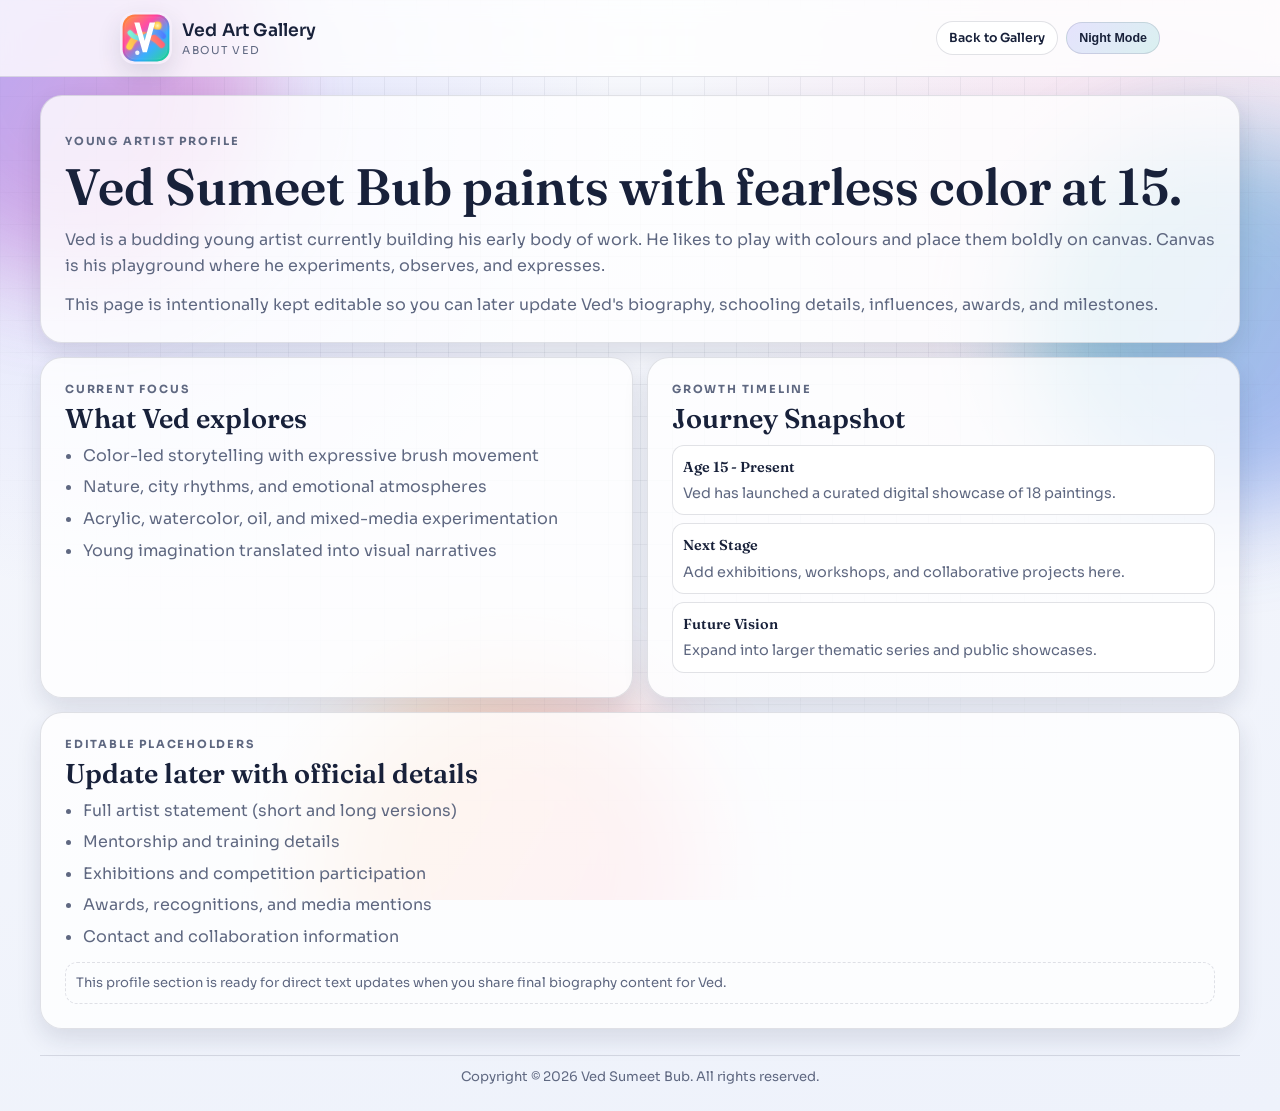
<file: ved.html>
<!DOCTYPE html>
<html lang="en">
<head>
  <meta charset="UTF-8" />
  <meta name="viewport" content="width=device-width, initial-scale=1.0" />
  <title>About Ved | Ved Sumeet Bub</title>
  <meta
    name="description"
    content="About Ved Sumeet Bub, a budding 15-year-old artist whose canvas is his playground."
  />
  <link rel="preconnect" href="https://fonts.googleapis.com" />
  <link rel="preconnect" href="https://fonts.gstatic.com" crossorigin />
  <link
    href="https://fonts.googleapis.com/css2?family=Fraunces:opsz,wght@9..144,400;9..144,600;9..144,700&family=Sora:wght@300;400;500;600;700&display=swap"
    rel="stylesheet"
  />
  <link rel="stylesheet" href="styles.css" />
</head>
<body data-theme="day">
  <div class="chromatic-bg">
    <span class="blob blob-one"></span>
    <span class="blob blob-two"></span>
    <span class="blob blob-three"></span>
    <span class="grid-haze"></span>
  </div>

  <header class="about-page-header">
    <div class="about-nav">
      <a class="brand" href="index.html">
        <img class="brand-logo" src="assets/ved-vivid-logo.svg" alt="Ved Art brand logo" />
        <span class="brand-text">
          <span class="brand-main">Ved Art Gallery</span>
          <span class="brand-sub">About Ved</span>
        </span>
      </a>
      <div class="nav-actions">
        <a class="ghost-link" href="index.html">Back to Gallery</a>
        <button class="theme-toggle" id="theme-toggle" type="button">Night Mode</button>
      </div>
    </div>
  </header>

  <main class="about-shell">
    <article class="about-hero-card">
      <p class="micro-label">Young Artist Profile</p>
      <h1>Ved Sumeet Bub paints with fearless color at 15.</h1>
      <p>
        Ved is a budding young artist currently building his early body of work.
        He likes to play with colours and place them boldly on canvas. Canvas is
        his playground where he experiments, observes, and expresses.
      </p>
      <p>
        This page is intentionally kept editable so you can later update Ved's
        biography, schooling details, influences, awards, and milestones.
      </p>
    </article>

    <section class="about-grid">
      <article class="about-grid-card">
        <p class="micro-label">Current Focus</p>
        <h2>What Ved explores</h2>
        <ul>
          <li>Color-led storytelling with expressive brush movement</li>
          <li>Nature, city rhythms, and emotional atmospheres</li>
          <li>Acrylic, watercolor, oil, and mixed-media experimentation</li>
          <li>Young imagination translated into visual narratives</li>
        </ul>
      </article>

      <article class="about-grid-card">
        <p class="micro-label">Growth Timeline</p>
        <h2>Journey Snapshot</h2>
        <div class="timeline-list">
          <div class="timeline-item">
            <strong>Age 15 - Present</strong>
            Ved has launched a curated digital showcase of 18 paintings.
          </div>
          <div class="timeline-item">
            <strong>Next Stage</strong>
            Add exhibitions, workshops, and collaborative projects here.
          </div>
          <div class="timeline-item">
            <strong>Future Vision</strong>
            Expand into larger thematic series and public showcases.
          </div>
        </div>
      </article>
    </section>

    <article class="about-grid-card">
      <p class="micro-label">Editable Placeholders</p>
      <h2>Update later with official details</h2>
      <ul>
        <li>Full artist statement (short and long versions)</li>
        <li>Mentorship and training details</li>
        <li>Exhibitions and competition participation</li>
        <li>Awards, recognitions, and media mentions</li>
        <li>Contact and collaboration information</li>
      </ul>
      <p class="about-note">
        This profile section is ready for direct text updates when you share final
        biography content for Ved.
      </p>
    </article>
  </main>

  <footer class="site-footer">
    <p>Copyright &copy; <span id="year"></span> Ved Sumeet Bub. All rights reserved.</p>
  </footer>

  <script src="ved-page.js"></script>
</body>
</html>
</file>
<file: styles.css>
:root {
  --bg: #f7f8fc;
  --surface: rgba(255, 255, 255, 0.8);
  --surface-strong: #ffffff;
  --surface-muted: #eef2fb;
  --text: #18213a;
  --muted: #5f6881;
  --line: rgba(24, 35, 62, 0.13);
  --brand-a: #4f53ff;
  --brand-b: #ff4f9e;
  --brand-c: #00b4a4;
  --brand-d: #ffbb3b;
  --ok: #1e9f73;
  --danger: #d85f50;
  --shadow-soft: 0 10px 25px rgba(28, 33, 62, 0.12);
  --shadow-card: 0 18px 40px rgba(33, 31, 73, 0.12);
}

body[data-theme="night"] {
  --bg: #0f1628;
  --surface: rgba(22, 30, 48, 0.78);
  --surface-strong: #18233a;
  --surface-muted: #1b2842;
  --text: #ecf2ff;
  --muted: #9da8c4;
  --line: rgba(231, 238, 255, 0.16);
  --brand-a: #6b7cff;
  --brand-b: #ff74b5;
  --brand-c: #38d4c3;
  --brand-d: #ffd16a;
  --ok: #46c896;
  --danger: #ff8678;
  --shadow-soft: 0 12px 28px rgba(0, 0, 0, 0.35);
  --shadow-card: 0 18px 42px rgba(0, 0, 0, 0.48);
}

* { box-sizing: border-box; }
html { scroll-behavior: smooth; }
body {
  margin: 0;
  min-height: 100vh;
  font-family: "Sora", sans-serif;
  color: var(--text);
  background:
    radial-gradient(circle at 10% 10%, rgba(88, 95, 255, 0.16), transparent 32%),
    radial-gradient(circle at 90% 12%, rgba(255, 90, 161, 0.12), transparent 31%),
    linear-gradient(170deg, var(--bg), var(--surface-muted));
  overflow-x: hidden;
  transition: background 220ms ease, color 220ms ease;
}
h1, h2, h3 { margin: 0; font-family: "Fraunces", serif; font-weight: 600; line-height: 1.06; }
p { margin: 0; }
a { color: inherit; }

.chromatic-bg { position: fixed; inset: 0; pointer-events: none; z-index: -1; overflow: hidden; }
.blob { position: absolute; width: 380px; height: 380px; border-radius: 999px; filter: blur(50px); opacity: 0.42; }
.blob-one { top: -100px; left: -120px; background: linear-gradient(120deg, var(--brand-a), var(--brand-b)); animation: drift-one 13s ease-in-out infinite alternate; }
.blob-two { top: 15%; right: -130px; background: linear-gradient(120deg, var(--brand-c), var(--brand-a)); animation: drift-two 15s ease-in-out infinite alternate; }
.blob-three { bottom: -160px; left: 25%; background: linear-gradient(120deg, var(--brand-d), var(--brand-b)); animation: drift-three 14s ease-in-out infinite alternate; }
.grid-haze {
  position: absolute; inset: 0; opacity: 0.45;
  background-image: linear-gradient(var(--line) 1px, transparent 1px), linear-gradient(90deg, var(--line) 1px, transparent 1px);
  background-size: 32px 32px;
  mask-image: radial-gradient(circle at 50% 20%, black 30%, transparent 80%);
}

.site-header {
  position: sticky; top: 0; z-index: 40;
  backdrop-filter: blur(10px);
  background: rgba(247, 248, 252, 0.78);
  border-bottom: 1px solid var(--line);
}
body[data-theme="night"] .site-header { background: rgba(15, 22, 40, 0.75); }
.viewer-strip, .nav-shell, .hero-content, .featured-section, .about-section, .gallery-section, .shop-section, .site-footer, .about-shell {
  width: min(1200px, 94vw); margin-inline: auto;
}

.viewer-strip {
  display: grid; grid-template-columns: 1fr auto; gap: 16px; align-items: center; padding: 10px 0;
}
.micro-label { font-size: 0.7rem; letter-spacing: 0.16em; text-transform: uppercase; font-weight: 700; color: var(--muted); }
.auth-message { margin-top: 4px; color: var(--muted); font-size: 0.88rem; }
.auth-status {
  margin-top: 8px; width: fit-content; border: 1px solid var(--line); border-radius: 999px; padding: 5px 10px;
  font-size: 0.73rem; font-weight: 600; color: var(--muted); background: var(--surface);
}
.auth-status[data-state="init"], .auth-status[data-state="signing-in"] { color: var(--brand-a); border-color: rgba(95, 90, 255, 0.35); }
.auth-status[data-state="ready"], .auth-status[data-state="signed-in"] { color: var(--ok); border-color: rgba(30, 159, 115, 0.3); }
.auth-status[data-state="config-missing"], .auth-status[data-state="error"] { color: var(--danger); border-color: rgba(216, 95, 80, 0.35); }

.viewer-actions { display: flex; gap: 10px; align-items: center; }
.auth-icons { display: flex; align-items: center; gap: 8px; }
.icon-auth-btn {
  width: 40px; height: 40px; border-radius: 999px; border: 1px solid var(--line); cursor: pointer;
  display: inline-flex; align-items: center; justify-content: center; color: #1a2338;
  transition: transform 170ms ease, box-shadow 170ms ease, opacity 170ms ease;
}
.icon-auth-btn.google { background: linear-gradient(135deg, #fff1b7, #ffd5a0); }
.icon-auth-btn.apple { background: linear-gradient(135deg, #f8fafc, #dfe7f6); }
.icon-auth-btn.facebook { background: linear-gradient(135deg, #dce7ff, #c9eefe); }
.icon-auth-btn:hover, .icon-auth-btn:focus-visible { transform: translateY(-2px); box-shadow: var(--shadow-soft); }
.icon-auth-btn:disabled { cursor: not-allowed; opacity: 0.56; box-shadow: none; transform: none; }
.icon-auth-btn[data-coming-soon="true"] { border-style: dashed; }
.auth-glyph { font-family: "Fraunces", serif; font-size: 1.07rem; font-weight: 700; line-height: 1; }

.viewer-badge {
  min-width: 220px; border: 1px solid var(--line); border-radius: 14px; background: var(--surface); padding: 9px 12px;
}
.viewer-label { color: var(--muted); font-size: 0.72rem; letter-spacing: 0.12em; text-transform: uppercase; }
.viewer-name { margin-top: 4px; font-family: "Fraunces", serif; font-size: 1.05rem; }
.viewer-meta { margin-top: 2px; color: var(--muted); font-size: 0.81rem; }

.nav-shell { display: grid; grid-template-columns: auto 1fr auto; gap: 14px; align-items: center; padding: 12px 0 14px; }
.brand { text-decoration: none; display: inline-flex; align-items: center; gap: 10px; }
.brand-logo { width: 52px; height: 52px; border-radius: 14px; box-shadow: var(--shadow-soft); }
.brand-main { font-size: 1.08rem; font-weight: 600; display: block; letter-spacing: 0.01em; }
.brand-sub { margin-top: 2px; display: block; font-size: 0.68rem; letter-spacing: 0.14em; text-transform: uppercase; color: var(--muted); }
.main-nav { justify-self: center; display: flex; gap: 18px; font-size: 0.88rem; }
.main-nav a { text-decoration: none; color: var(--muted); font-weight: 500; transition: color 160ms ease; }
.main-nav a:hover, .main-nav a:focus-visible { color: var(--brand-a); }
.nav-actions { display: flex; gap: 8px; align-items: center; }
.ghost-link, .theme-toggle, .signout-btn {
  border: 1px solid var(--line); border-radius: 999px; padding: 8px 12px; font-size: 0.78rem; font-weight: 600;
  color: var(--text); text-decoration: none; background: var(--surface); cursor: pointer;
}
.theme-toggle { background: linear-gradient(130deg, rgba(79, 83, 255, 0.14), rgba(0, 180, 164, 0.14)); }
.signout-btn { background: linear-gradient(130deg, rgba(255, 79, 158, 0.14), rgba(255, 187, 59, 0.14)); }

.hero-section {
  position: relative; margin: 14px auto 0; overflow: hidden; color: #fff;
  background: linear-gradient(135deg, #2f3ed8 0%, #8f34c6 44%, #ed4b9e 100%);
}
body[data-theme="night"] .hero-section { background: linear-gradient(135deg, #24308a 0%, #5f2a8c 48%, #a33777 100%); }
.hero-layer::before, .hero-layer::after { content: ""; position: absolute; border-radius: 999px; filter: blur(40px); opacity: 0.45; }
.hero-layer::before { width: 380px; height: 380px; top: -170px; right: -90px; background: #ffd365; }
.hero-layer::after { width: 300px; height: 300px; left: -120px; bottom: -110px; background: #48d8c9; }
.hero-content { position: relative; z-index: 1; padding: 78px 0 92px; text-align: center; }
.hero-chip {
  width: fit-content; margin-inline: auto; display: inline-flex; align-items: center; gap: 8px; padding: 8px 14px;
  border-radius: 999px; border: 1px solid rgba(255, 255, 255, 0.35); background: rgba(255, 255, 255, 0.14); font-size: 0.8rem;
}
.chip-dot { width: 7px; height: 7px; border-radius: 999px; background: #ffd76f; }
.hero-content h1 { margin-top: 20px; font-size: clamp(2.6rem, 8vw, 4.8rem); }
.hero-subtitle { margin-top: 12px; font-size: clamp(1.1rem, 2.8vw, 1.8rem); font-family: "Fraunces", serif; font-weight: 400; }
.hero-text { margin: 14px auto 0; max-width: 760px; line-height: 1.65; color: rgba(255, 255, 255, 0.9); font-size: 1.01rem; }
.hero-stats { margin-top: 24px; display: flex; justify-content: center; flex-wrap: wrap; gap: 12px; }
.stat-pill {
  min-width: 132px; border: 1px solid rgba(255, 255, 255, 0.3); border-radius: 14px;
  background: rgba(255, 255, 255, 0.12); padding: 10px 14px;
}
.stat-pill strong { display: block; font-size: 1.2rem; font-family: "Fraunces", serif; }
.stat-pill span { font-size: 0.76rem; letter-spacing: 0.04em; }
.hero-wave { display: block; width: 100%; }
.hero-wave path { fill: var(--bg); }

.featured-section, .about-section, .gallery-section, .shop-section { padding: 62px 0 0; }
.section-head { text-align: center; margin-bottom: 22px; }
.section-head h2 { margin-top: 10px; font-size: clamp(2rem, 4vw, 3rem); }
.section-head p { margin: 10px auto 0; max-width: 720px; color: var(--muted); line-height: 1.58; }

.featured-grid { display: grid; grid-template-columns: repeat(3, minmax(0, 1fr)); gap: 16px; }
.featured-card {
  border-radius: 26px; overflow: hidden; background: var(--surface-strong); border: 1px solid var(--line);
  box-shadow: var(--shadow-card); cursor: pointer; transition: transform 180ms ease, box-shadow 180ms ease;
}
.featured-card:hover, .featured-card:focus-within { transform: translateY(-6px); }
.featured-thumb { position: relative; aspect-ratio: 4 / 5; background: linear-gradient(130deg, rgba(79, 83, 255, 0.2), rgba(255, 79, 158, 0.2)); }
.featured-thumb img { width: 100%; height: 100%; object-fit: cover; display: block; }
.featured-thumb[data-missing="true"]::after {
  content: "Upload Ved painting image in arts folder"; position: absolute; left: 10px; right: 10px; bottom: 10px;
  border-radius: 999px; background: rgba(255, 255, 255, 0.84); color: #1b2747; text-align: center; padding: 6px 9px; font-size: 0.72rem;
}
.featured-overlay {
  position: absolute; inset: auto 0 0 0; padding: 16px; color: #fff; background: linear-gradient(180deg, transparent, rgba(0, 0, 0, 0.67));
}
.featured-overlay .tag {
  display: inline-block; border-radius: 999px; padding: 4px 8px; margin-bottom: 8px; font-size: 0.67rem;
  letter-spacing: 0.08em; text-transform: uppercase; border: 1px solid rgba(255, 255, 255, 0.34); background: rgba(255, 255, 255, 0.16);
}
.featured-overlay h3 { font-size: 1.35rem; }
.featured-meta { margin-top: 4px; font-size: 0.74rem; opacity: 0.9; }

.about-cards { display: grid; grid-template-columns: repeat(3, minmax(0, 1fr)); gap: 14px; }
.about-card { border: 1px solid var(--line); border-radius: 20px; padding: 18px; background: var(--surface); box-shadow: var(--shadow-soft); }
.about-card h3 { font-size: 1.3rem; }
.about-card p { margin-top: 8px; color: var(--muted); line-height: 1.6; font-size: 0.92rem; }

.filters-wrap { margin: 0 auto 18px; width: min(980px, 100%); }
.chip-row { display: flex; justify-content: center; flex-wrap: wrap; gap: 8px; }
.chip-row.toggles { margin-top: 10px; }
.chip-btn {
  border: 1px solid transparent; border-radius: 999px; padding: 8px 14px; font-size: 0.8rem; font-weight: 600; color: #ffffff;
  background: linear-gradient(130deg, var(--brand-a), var(--brand-b)); cursor: pointer; transition: transform 150ms ease;
}
.chip-btn:hover, .chip-btn:focus-visible { transform: translateY(-1px); }
.chip-btn.outline { color: var(--text); border-color: var(--line); background: var(--surface); }
.chip-btn.active { box-shadow: 0 7px 16px rgba(79, 83, 255, 0.22); }

.gallery-grid { display: grid; grid-template-columns: repeat(4, minmax(0, 1fr)); gap: 14px; }
.gallery-card {
  border: 1px solid var(--line); border-radius: 20px; overflow: hidden; background: var(--surface-strong);
  box-shadow: var(--shadow-soft); transition: transform 160ms ease, box-shadow 160ms ease;
}
.gallery-card:hover { transform: translateY(-4px); box-shadow: var(--shadow-card); }
.gallery-image {
  position: relative; aspect-ratio: 3 / 4;
  background: linear-gradient(130deg, rgba(79, 83, 255, 0.18), rgba(0, 180, 164, 0.2), rgba(255, 79, 158, 0.18));
}
.gallery-image img { width: 100%; height: 100%; object-fit: cover; display: block; }
.gallery-image[data-missing="true"]::after {
  content: "Upload Ved painting image in arts folder"; position: absolute; left: 10px; right: 10px; bottom: 10px;
  border-radius: 999px; background: rgba(255, 255, 255, 0.87); color: #1d2744; text-align: center; padding: 6px 8px; font-size: 0.7rem;
}
.card-number {
  position: absolute; top: 10px; right: 10px; width: 32px; height: 32px; border-radius: 999px; border: 1px solid rgba(255, 255, 255, 0.5);
  background: rgba(0, 0, 0, 0.35); color: #fff; font-size: 0.75rem; display: inline-flex; align-items: center; justify-content: center;
}
.status-chip {
  position: absolute; left: 10px; top: 10px; border-radius: 999px; padding: 4px 8px; font-size: 0.64rem;
  text-transform: uppercase; letter-spacing: 0.08em; color: #093447; background: linear-gradient(120deg, #8cf0c4, #8bcbff); border: 1px solid rgba(13, 74, 86, 0.2);
}
.gallery-copy { padding: 12px; }
.gallery-title { font-size: 1.01rem; font-family: "Fraunces", serif; }
.gallery-meta { margin-top: 4px; color: var(--muted); font-size: 0.77rem; }
.gallery-actions { margin-top: 10px; display: grid; grid-template-columns: repeat(3, minmax(0, 1fr)); gap: 6px; }
.action-btn {
  border: 1px solid var(--line); border-radius: 9px; padding: 7px 5px; font-size: 0.7rem; font-weight: 600; cursor: pointer; color: var(--text);
}
.action-btn.fav { background: rgba(255, 79, 158, 0.1); }
.action-btn.fav.active { background: linear-gradient(130deg, rgba(255, 79, 158, 0.2), rgba(255, 187, 59, 0.22)); }
.action-btn.cart { background: rgba(0, 180, 164, 0.11); }
.action-btn.buy { background: rgba(79, 83, 255, 0.12); }
.empty-grid {
  grid-column: 1 / -1; border: 1px dashed var(--line); border-radius: 18px; text-align: center; padding: 26px 16px; color: var(--muted); background: var(--surface);
}

.shop-section { padding-bottom: 30px; display: grid; grid-template-columns: repeat(2, minmax(0, 1fr)); gap: 14px; }
.shop-card { border: 1px solid var(--line); border-radius: 22px; padding: 16px; background: var(--surface); box-shadow: var(--shadow-soft); }
.shop-card h3 { margin-top: 8px; font-size: 1.4rem; }
.cart-list, .bought-list { list-style: none; margin: 12px 0 0; padding: 0; display: grid; gap: 8px; }
.cart-item, .bought-item { border: 1px solid var(--line); border-radius: 12px; padding: 10px; background: var(--surface-strong); }
.cart-head { display: flex; gap: 8px; justify-content: space-between; }
.cart-name { font-size: 0.9rem; }
.cart-price { margin-top: 2px; color: var(--muted); font-size: 0.75rem; }
.cart-controls { margin-top: 8px; display: flex; align-items: center; gap: 6px; }
.qty-btn {
  width: 25px; height: 25px; border-radius: 8px; border: 1px solid var(--line); font-weight: 700; cursor: pointer; background: var(--surface-muted); color: var(--text);
}
.qty-label { min-width: 48px; text-align: center; font-size: 0.75rem; color: var(--muted); }
.remove-btn { margin-left: auto; border: 0; background: transparent; color: var(--danger); font-size: 0.74rem; cursor: pointer; }
.empty-note { margin-top: 12px; border: 1px dashed var(--line); border-radius: 12px; padding: 10px; color: var(--muted); font-size: 0.82rem; }
.empty-note[hidden] { display: none; }
.amount-row { margin-top: 9px; display: flex; justify-content: space-between; font-size: 0.86rem; color: var(--muted); }
.amount-row.grand { margin-top: 11px; border-top: 1px solid var(--line); padding-top: 10px; color: var(--text); font-weight: 700; }
.checkout-btn {
  margin-top: 13px; width: 100%; border: 1px solid var(--line); border-radius: 12px; padding: 10px; font-size: 0.84rem; font-weight: 700;
  cursor: pointer; color: #1d2746; background: linear-gradient(130deg, #ffd76e, #ff9f62);
}
body[data-theme="night"] .checkout-btn { color: #1a1d2d; }
.checkout-btn:disabled { opacity: 0.6; cursor: not-allowed; }
.mini-stat {
  margin-top: 10px; border: 1px solid var(--line); border-radius: 11px; padding: 9px 10px; display: flex; justify-content: space-between; font-size: 0.84rem;
}

.site-footer {
  margin-top: 26px; margin-bottom: 26px; text-align: center; border-top: 1px solid var(--line); padding-top: 12px; color: var(--muted); font-size: 0.82rem;
}

.cms-section {
  padding: 24px 0 10px;
}

.cms-card {
  border: 1px solid var(--line);
  border-radius: 22px;
  background: var(--surface);
  box-shadow: var(--shadow-soft);
  padding: 22px;
}

.upload-form {
  display: grid;
  gap: 14px;
}

.upload-form label {
  display: block;
  font-weight: 700;
  color: var(--text);
}

.upload-form select,
.upload-form input[type="file"] {
  width: 100%;
  border: 1px solid var(--line);
  border-radius: 14px;
  padding: 12px 14px;
  background: var(--surface-strong);
}

.upload-preview {
  border: 1px solid var(--line);
  border-radius: 18px;
  padding: 14px;
  display: grid;
  gap: 10px;
  background: var(--surface-strong);
}

.upload-preview img {
  width: 100%;
  max-height: 320px;
  object-fit: contain;
  border-radius: 16px;
}

.upload-actions {
  display: grid;
  gap: 10px;
  grid-template-columns: repeat(2, minmax(0, 1fr));
}

.checkout-btn.secondary {
  background: transparent;
  border-color: var(--line);
}

.upload-note {
  color: var(--muted);
  font-size: 0.88rem;
  line-height: 1.5;
}

.painting-modal {
  position: fixed; inset: 0; z-index: 80; display: grid; place-items: center; padding: 18px;
}
.painting-modal[hidden] { display: none; }
.modal-backdrop { position: absolute; inset: 0; background: rgba(8, 12, 24, 0.78); backdrop-filter: blur(4px); }
.modal-card {
  position: relative; z-index: 1; width: min(980px, 100%); border-radius: 22px; border: 1px solid var(--line);
  background: var(--surface-strong); box-shadow: var(--shadow-card); overflow: hidden;
}
.modal-close {
  position: absolute; top: 12px; right: 12px; width: 36px; height: 36px; border-radius: 999px; border: 1px solid var(--line);
  font-size: 1.3rem; line-height: 1; cursor: pointer; background: var(--surface); color: var(--text);
}
.modal-layout { display: grid; grid-template-columns: 1fr 1fr; }
.modal-image-shell {
  min-height: 340px; background: linear-gradient(140deg, rgba(79, 83, 255, 0.18), rgba(255, 79, 158, 0.2)); display: grid; place-items: center; position: relative;
}
.modal-image-shell img { width: 100%; height: 100%; object-fit: contain; max-height: 620px; }
.modal-image-fallback {
  position: absolute; bottom: 14px; left: 14px; right: 14px; border-radius: 12px; font-size: 0.79rem; text-align: center; padding: 9px;
  background: rgba(255, 255, 255, 0.9); color: #1d2740;
}
.modal-copy { padding: 28px 24px; display: grid; align-content: center; gap: 12px; }
.modal-number {
  width: fit-content; border-radius: 999px; padding: 6px 11px; font-size: 0.72rem; letter-spacing: 0.1em; text-transform: uppercase;
  color: #ffffff; background: linear-gradient(130deg, var(--brand-a), var(--brand-b));
}
.modal-copy h3 { font-size: clamp(1.8rem, 4vw, 2.5rem); }
.modal-meta { color: var(--muted); font-size: 0.86rem; }
.modal-description { color: var(--muted); line-height: 1.66; }
.modal-actions { margin-top: 4px; display: grid; grid-template-columns: repeat(3, minmax(0, 1fr)); gap: 8px; }
.modal-btn {
  border: 1px solid var(--line); border-radius: 10px; padding: 9px; font-size: 0.77rem; font-weight: 600; cursor: pointer; color: var(--text);
}
.modal-btn.fav { background: rgba(255, 79, 158, 0.14); }
.modal-btn.fav.active { background: linear-gradient(130deg, rgba(255, 79, 158, 0.2), rgba(255, 187, 59, 0.24)); }
.modal-btn.cart { background: rgba(0, 180, 164, 0.14); }
.modal-btn.buy { background: rgba(79, 83, 255, 0.14); }

.about-page-header {
  position: sticky; top: 0; z-index: 25; border-bottom: 1px solid var(--line); background: var(--surface); backdrop-filter: blur(9px);
}
.about-nav {
  width: min(1040px, 94vw); margin-inline: auto; padding: 12px 0; display: flex; justify-content: space-between; gap: 10px; align-items: center;
}
.about-shell { padding-top: 18px; display: grid; gap: 14px; }
.about-hero-card, .about-grid-card {
  border: 1px solid var(--line); border-radius: 22px; background: var(--surface); padding: clamp(16px, 3vw, 24px); box-shadow: var(--shadow-soft);
}
.about-hero-card h1 { margin-top: 10px; font-size: clamp(2rem, 6vw, 3.2rem); }
.about-hero-card p { margin-top: 12px; color: var(--muted); line-height: 1.65; }
.about-grid { display: grid; grid-template-columns: repeat(2, minmax(0, 1fr)); gap: 14px; }
.about-grid-card h2 { margin-top: 8px; font-size: 1.7rem; }
.about-grid-card ul { margin: 10px 0 0; padding-left: 18px; color: var(--muted); display: grid; gap: 6px; line-height: 1.6; }
.timeline-list { margin-top: 12px; display: grid; gap: 8px; }
.timeline-item {
  border: 1px solid var(--line); border-radius: 12px; background: var(--surface-strong); padding: 10px; color: var(--muted); line-height: 1.55; font-size: 0.9rem;
}
.timeline-item strong { display: block; margin-bottom: 4px; color: var(--text); font-family: "Fraunces", serif; font-weight: 600; }
.about-note {
  margin-top: 12px; border: 1px dashed var(--line); border-radius: 12px; padding: 10px; color: var(--muted); font-size: 0.82rem; line-height: 1.55;
}

.sr-only {
  position: absolute; width: 1px; height: 1px; padding: 0; margin: -1px; overflow: hidden; clip: rect(0, 0, 0, 0); white-space: nowrap; border: 0;
}

@keyframes drift-one { to { transform: translate(30px, -20px) scale(1.05); } }
@keyframes drift-two { to { transform: translate(-35px, 28px) scale(0.95); } }
@keyframes drift-three { to { transform: translate(18px, -36px) scale(1.08); } }

@media (max-width: 1100px) {
  .featured-grid { grid-template-columns: repeat(2, minmax(0, 1fr)); }
  .gallery-grid { grid-template-columns: repeat(3, minmax(0, 1fr)); }
}

@media (max-width: 920px) {
  .viewer-strip { grid-template-columns: 1fr; }
  .viewer-actions { flex-wrap: wrap; }
  .viewer-badge { width: 100%; min-width: 0; }
  .nav-shell { grid-template-columns: 1fr; gap: 10px; }
  .main-nav { justify-self: start; flex-wrap: wrap; gap: 10px; }
  .nav-actions { justify-self: start; flex-wrap: wrap; }
  .hero-content { padding-left: 18px; padding-right: 18px; }
  .featured-grid, .gallery-grid, .about-cards, .shop-section, .about-grid { grid-template-columns: 1fr; }
  .modal-layout { grid-template-columns: 1fr; }
  .hero-wave { margin-top: 30px; }
}

@media (max-width: 760px) {
  .hero-content { padding-top: 52px; padding-bottom: 54px; }
  .hero-text { padding: 0 8px; }
  .hero-stats { flex-direction: column; align-items: stretch; }
  .hero-chip { width: auto; padding: 8px 12px; }
  .featured-grid, .gallery-grid { grid-template-columns: 1fr; }
  .gallery-actions, .modal-actions { grid-template-columns: 1fr; }
  .filters-wrap { width: 100%; padding: 0 12px; }
  .section-head { padding: 0 12px; }
  .featured-grid, .gallery-grid, .about-cards, .shop-section, .about-grid { gap: 12px; }
  .shop-card { padding: 14px; }
  .site-footer { padding: 12px 8px; }
  .hero-content h1 { font-size: clamp(2.2rem, 8vw, 3.4rem); }
  .hero-subtitle { font-size: clamp(1rem, 3vw, 1.4rem); }
  .modal-card { width: min(100%, 95vw); }
  .modal-copy { padding: 18px 16px; }
  .modal-image-shell { min-height: 260px; }
  .main-nav a, .ghost-link, .theme-toggle, .signout-btn { font-size: 0.82rem; }
}

@media (max-width: 640px) {
  .site-header { padding: 0 10px; }
  .viewer-strip { gap: 12px; }
  .nav-shell { gap: 8px; }
  .brand { gap: 8px; }
  .brand-logo { width: 46px; height: 46px; }
  .main-nav { justify-content: center; gap: 8px; }
  .viewer-copy { font-size: 0.92rem; }
  .viewer-actions { gap: 8px; }
  .hero-content { padding-left: 14px; padding-right: 14px; }
  .hero-text { max-width: 100%; }
  .chip-row { justify-content: center; }
  .chip-btn { width: auto; min-width: 0; }
  .shop-card, .about-card, .featured-card, .gallery-card { border-radius: 18px; }
  .modal-close { top: 10px; right: 10px; }
}
</file>
